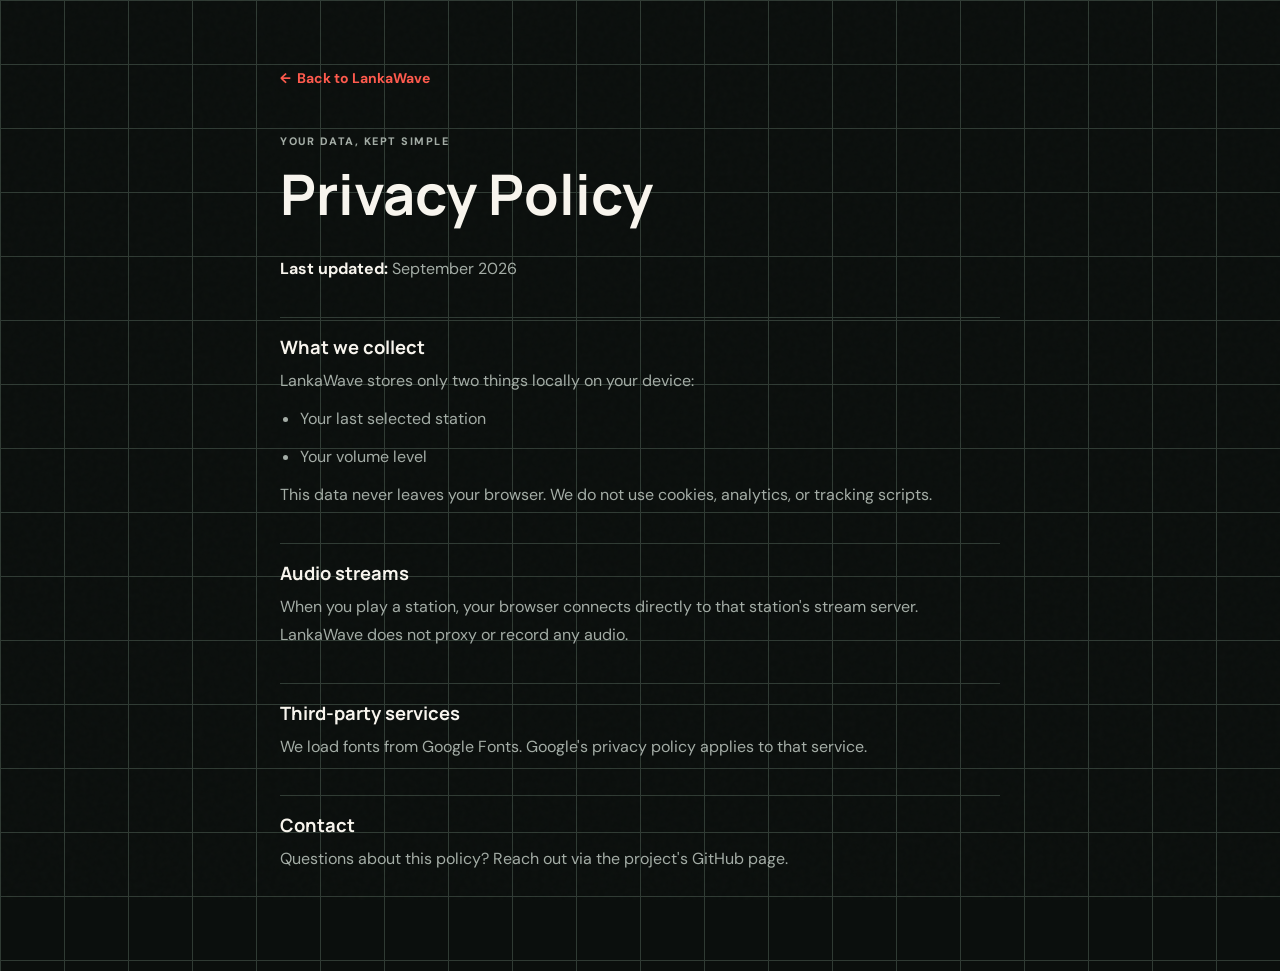
<file: pages/privacy.html>
<!DOCTYPE html>
<html lang="en">

<head>
    <meta charset="UTF-8">
    <meta name="viewport" content="width=device-width, initial-scale=1.0">
    <title>Privacy Policy — LankaWave</title>
    <meta name="description" content="Privacy policy for LankaWave.">
    <link rel="stylesheet" href="../css/base.css">
    <style>
        body {
            background-image: linear-gradient(var(--line) 1px, transparent 1px),
                linear-gradient(90deg, var(--line) 1px, transparent 1px);
            background-size: 64px 64px;
        }

        .page {
            width: min(100% - 40px, 720px);
            margin: 0 auto;
            padding: 56px 0 88px;
        }

        .page__eyebrow {
            color: var(--cyan);
            font-size: .68rem;
            font-weight: 800;
            text-transform: uppercase;
            letter-spacing: .14em;
        }

        .page h1 {
            margin: 14px 0 32px;
            font-size: 3.5rem;
        }

        .page h2 {
            margin: 34px 0 10px;
            padding-top: 20px;
            border-top: 1px solid var(--line);
            font-size: 1.15rem;
        }

        .page p,
        .page li {
            color: var(--text-dim);
            margin-bottom: 10px;
            line-height: 1.75;
        }

        .page strong {
            color: var(--text);
        }

        .page ul {
            padding-left: 1.25rem;
            list-style: disc;
        }

        .back {
            min-height: 44px;
            display: inline-flex;
            align-items: center;
            color: var(--accent);
            margin-bottom: 32px;
            font-size: .875rem;
            font-weight: 700;
        }

        @media (max-width: 520px) {
            .page {
                width: min(100% - 32px, 720px);
                padding: 28px 0 64px;
            }

            .back {
                margin-bottom: 22px;
            }

            .page h1 {
                margin: 10px 0 24px;
                font-size: 2.35rem;
            }

            .page h2 {
                margin-top: 28px;
            }
        }
    </style>
</head>

<body>
    <div class="page">
        <a href="../index.html" class="back">&larr;&nbsp; Back to LankaWave</a>
        <p class="page__eyebrow">Your data, kept simple</p>
        <h1>Privacy Policy</h1>
        <p><strong>Last updated:</strong> September 2026</p>

        <h2>What we collect</h2>
        <p>LankaWave stores only two things locally on your device:</p>
        <ul>
            <li>Your last selected station</li>
            <li>Your volume level</li>
        </ul>
        <p>This data never leaves your browser. We do not use cookies, analytics, or tracking scripts.</p>

        <h2>Audio streams</h2>
        <p>When you play a station, your browser connects directly to that station's stream server. LankaWave does
            not proxy or record any audio.</p>

        <h2>Third-party services</h2>
        <p>We load fonts from Google Fonts. Google's privacy policy applies to that service.</p>

        <h2>Contact</h2>
        <p>Questions about this policy? Reach out via the project's GitHub page.</p>
    </div>
</body>

</html>
</file>
<file: css/base.css>
@import url('https://fonts.googleapis.com/css2?family=DM+Sans:wght@400;500;600;700&family=Manrope:wght@500;600;700;800&display=swap');

:root {
  --bg: #0b0f0d; --surface: #131915; --raised: #1d251f; --line: #303b34;
  --accent: #ff5a4d; --accent-hover: #ff7267; --accent-glow: rgba(255,90,77,.24);
  --cyan: #65e3d7; --live: #ff5a4d; --text: #f8f5ee; --text-dim: #a4ada6;
  --paper: #f4f1e9; --paper-text: #131714; --error: #ff6b60;
  --header-bg: rgba(11,15,13,.88); --font-heading: 'Manrope','Segoe UI',sans-serif;
  --font-body: 'DM Sans','Segoe UI',sans-serif; --r-sm: 4px; --r-md: 6px; --r-lg: 8px;
  --ease: cubic-bezier(.22,1,.36,1); --dur: 220ms;
}
[data-theme="light"] { --bg:#f5f3ed; --surface:#fffefa; --raised:#e8e5dc; --line:#d3d0c7; --text:#131714; --text-dim:#5d665f; --header-bg:rgba(245,243,237,.9); --paper:#151a17; --paper-text:#f6f3eb; --accent-glow:rgba(255,90,77,.14); }
*,*::before,*::after { box-sizing:border-box; margin:0; padding:0; }
html { scroll-behavior:smooth; color-scheme:dark; } html[data-theme="light"] { color-scheme:light; }
body { min-height:100dvh; overflow-x:hidden; background:var(--bg); color:var(--text); font-family:var(--font-body); line-height:1.5; -webkit-font-smoothing:antialiased; transition:background .3s,color .3s; }
body::before { content:''; position:fixed; inset:0; pointer-events:none; opacity:.18; z-index:20; background-image:url("data:image/svg+xml,%3Csvg viewBox='0 0 180 180' xmlns='http://www.w3.org/2000/svg'%3E%3Cfilter id='n'%3E%3CfeTurbulence type='fractalNoise' baseFrequency='.9' numOctaves='3' stitchTiles='stitch'/%3E%3C/filter%3E%3Crect width='100%25' height='100%25' filter='url(%23n)' opacity='.10'/%3E%3C/svg%3E"); }
img,svg { display:block; max-width:100%; } button,input { font:inherit; color:inherit; } button { border:0; background:none; cursor:pointer; } a { color:inherit; text-decoration:none; }
h1,h2,h3 { font-family:var(--font-heading); line-height:1.03; letter-spacing:0; }
.container { width:min(100% - 32px,1240px); margin-inline:auto; }
.sr-only { position:absolute; width:1px; height:1px; padding:0; margin:-1px; overflow:hidden; clip:rect(0,0,0,0); white-space:nowrap; border:0; }
:focus-visible { outline:2px solid var(--cyan); outline-offset:3px; }
.btn { min-height:40px; display:inline-flex; align-items:center; justify-content:center; gap:8px; border-radius:var(--r-sm); font-weight:700; transition:background var(--dur),color var(--dur),border-color var(--dur); }
.btn--sm { padding:0 14px; font-size:.82rem; }.btn--outline { border:1px solid var(--line); }.btn--outline:hover { border-color:var(--text-dim); background:var(--raised); }.btn--accent { padding-inline:16px; color:white; background:var(--accent); }.btn--accent:hover { background:var(--accent-hover); }
.eyebrow { display:flex; align-items:center; gap:9px; color:var(--cyan); font-size:.7rem; font-weight:800; text-transform:uppercase; letter-spacing:.14em; }.eyebrow>span { width:22px; height:2px; background:currentColor; }
.page-glow { position:absolute; width:55vw; height:55vw; top:80px; right:0; opacity:.2; pointer-events:none; filter:blur(130px); transition:background 1s; }
::selection{background:var(--accent);color:#fff}
@media(max-width:640px){.container{width:min(100% - 24px,1240px)}}
@media(prefers-reduced-motion:reduce){*,*::before,*::after{animation-duration:.01ms!important;animation-iteration-count:1!important;scroll-behavior:auto!important}}

/* Responsive polish */
@media(max-width:640px){
  .container{width:min(100% - 28px,1240px)}
  .eyebrow{font-size:.64rem;letter-spacing:.12em}
}
</file>
